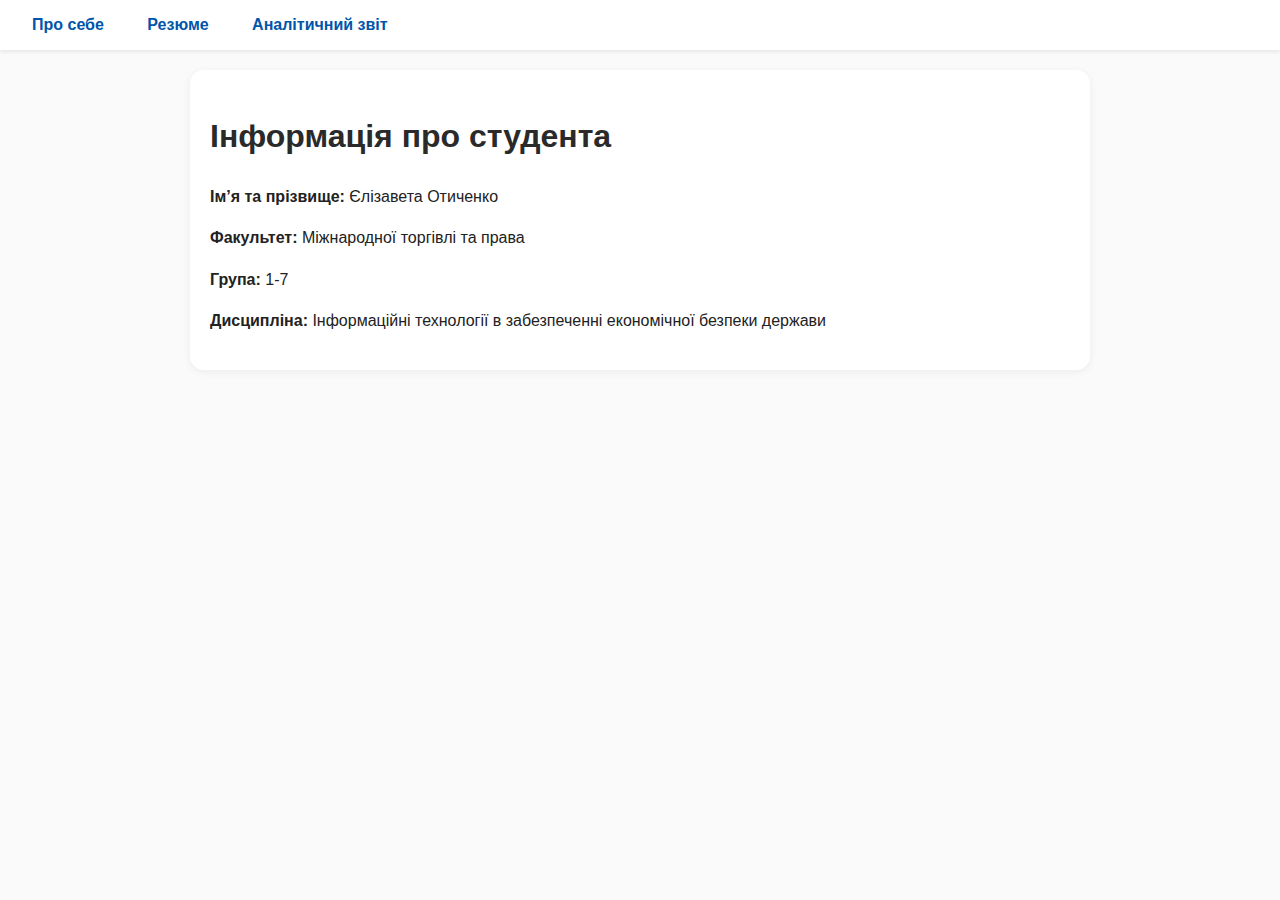
<file: index.html>
<!DOCTYPE html><html lang="uk"><head>
<meta charset="UTF-8"><meta name="viewport" content="width=device-width, initial-scale=1">
<link rel="stylesheet" href="style.css"><title>Про себе</title></head><body>

<header><nav>
<a href="index.html">Про себе</a>
<a href="resume.html">Резюме</a>
<a href="analytics.html">Аналітичний звіт</a>
</nav></header>

<main>

<div class="card">
<h1>Інформація про студента</h1>
<p><strong>Ім’я та прізвище:</strong> Єлізавета Отиченко</p>
<p><strong>Факультет:</strong> Міжнародної торгівлі та права</p>
<p><strong>Група:</strong> 1-7</p>
<p><strong>Дисципліна:</strong> Інформаційні технології в забезпеченні економічної безпеки держави</p>
</div>

</main></body></html>
</file>
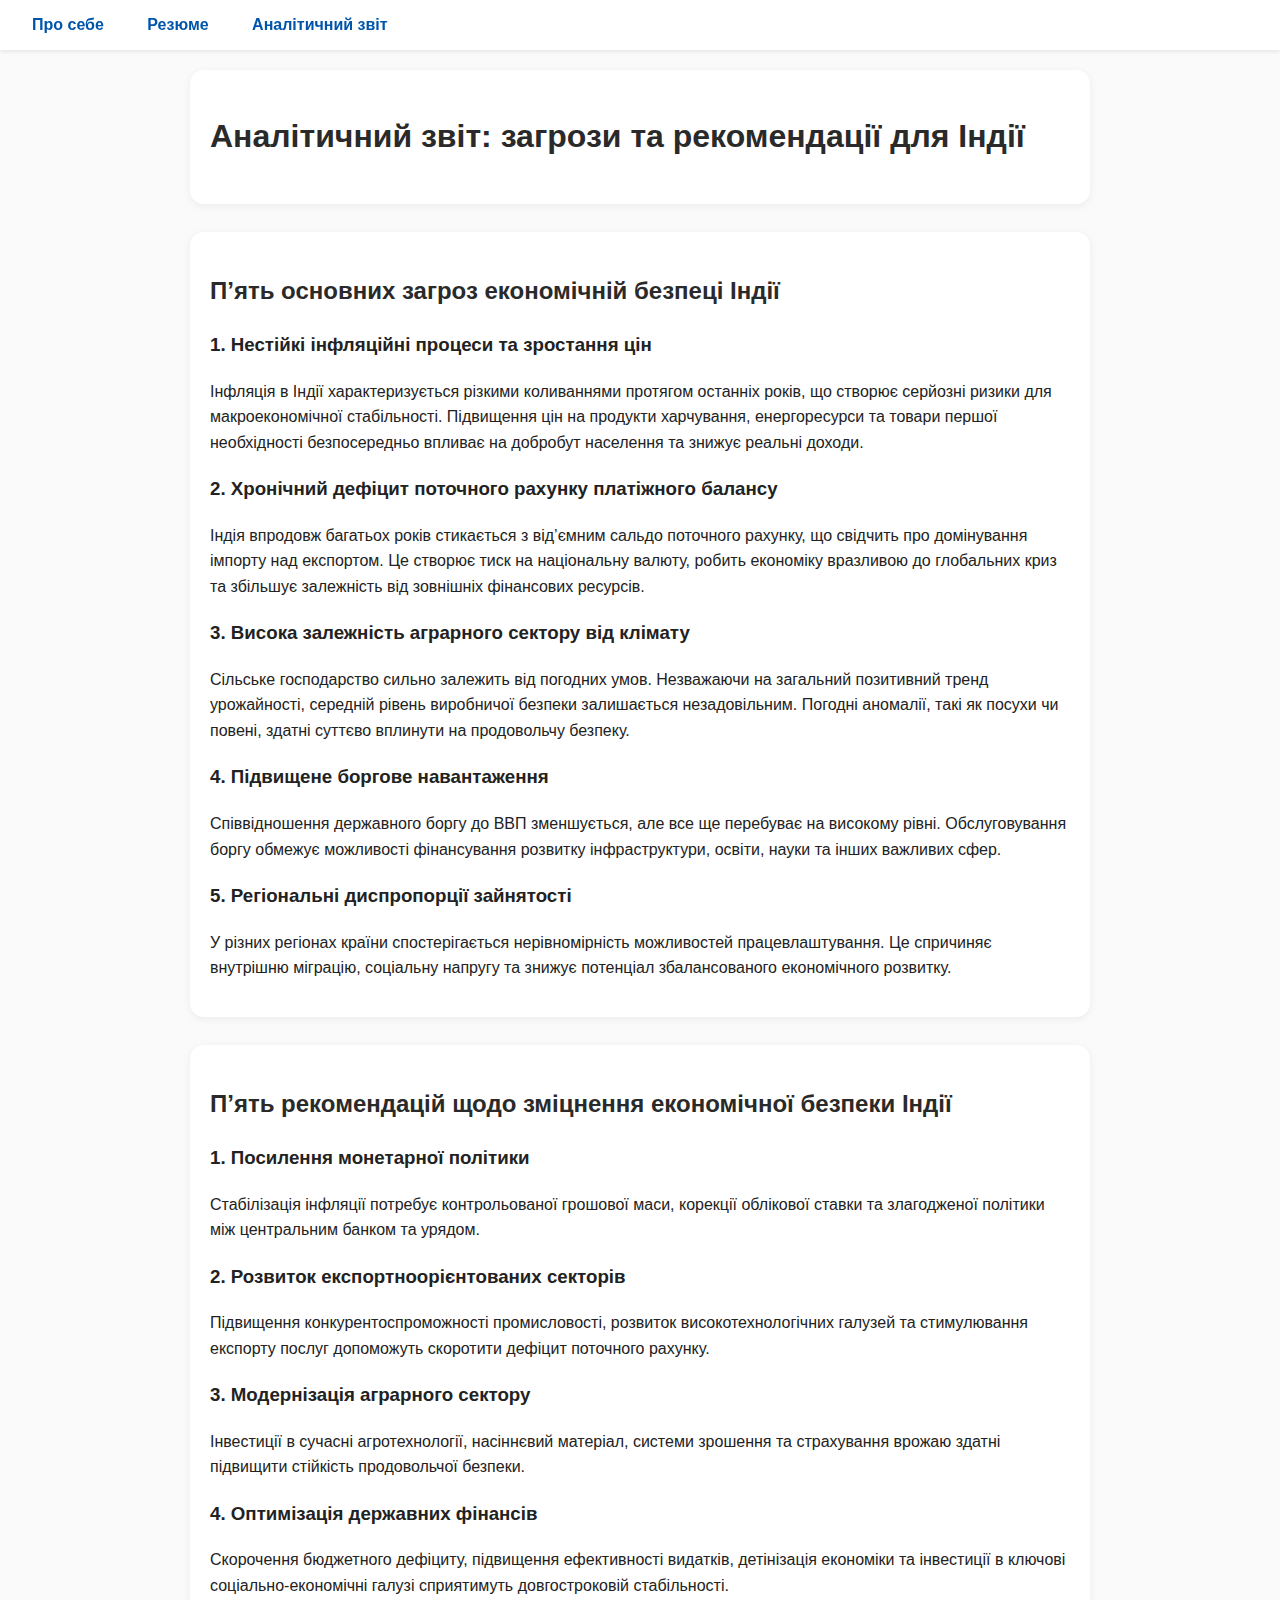
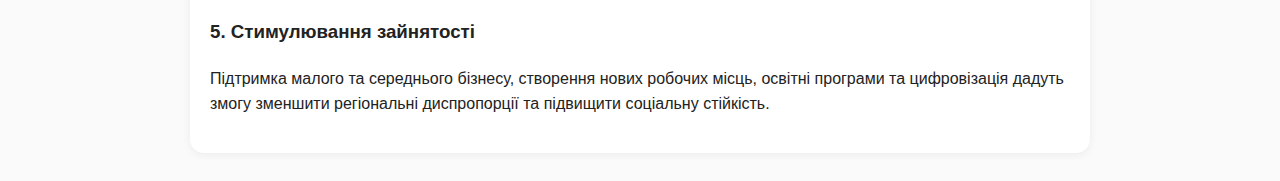
<file: analytics.html>
<!DOCTYPE html><html lang="uk"><head>
<meta charset="UTF-8"><meta name="viewport" content="width=device-width, initial-scale=1">
<link rel="stylesheet" href="style.css"><title>Аналітичний звіт</title></head><body>

<header><nav>
<a href="index.html">Про себе</a>
<a href="resume.html">Резюме</a>
<a href="analytics.html">Аналітичний звіт</a>
</nav></header>

<main>

<div class="card">
<h1>Аналітичний звіт: загрози та рекомендації для Індії</h1>
</div>

<div class="card">
<h2>П’ять основних загроз економічній безпеці Індії</h2>

<h3>1. Нестійкі інфляційні процеси та зростання цін</h3>
<p>Інфляція в Індії характеризується різкими коливаннями протягом останніх років, що створює серйозні ризики для макроекономічної стабільності. Підвищення цін на продукти харчування, енергоресурси та товари першої необхідності безпосередньо впливає на добробут населення та знижує реальні доходи.</p>

<h3>2. Хронічний дефіцит поточного рахунку платіжного балансу</h3>
<p>Індія впродовж багатьох років стикається з від’ємним сальдо поточного рахунку, що свідчить про домінування імпорту над експортом. Це створює тиск на національну валюту, робить економіку вразливою до глобальних криз та збільшує залежність від зовнішніх фінансових ресурсів.</p>

<h3>3. Висока залежність аграрного сектору від клімату</h3>
<p>Сільське господарство сильно залежить від погодних умов. Незважаючи на загальний позитивний тренд урожайності, середній рівень виробничої безпеки залишається незадовільним. Погодні аномалії, такі як посухи чи повені, здатні суттєво вплинути на продовольчу безпеку.</p>

<h3>4. Підвищене боргове навантаження</h3>
<p>Співвідношення державного боргу до ВВП зменшується, але все ще перебуває на високому рівні. Обслуговування боргу обмежує можливості фінансування розвитку інфраструктури, освіти, науки та інших важливих сфер.</p>

<h3>5. Регіональні диспропорції зайнятості</h3>
<p>У різних регіонах країни спостерігається нерівномірність можливостей працевлаштування. Це спричиняє внутрішню міграцію, соціальну напругу та знижує потенціал збалансованого економічного розвитку.</p>
</div>

<div class="card">
<h2>П’ять рекомендацій щодо зміцнення економічної безпеки Індії</h2>

<h3>1. Посилення монетарної політики</h3>
<p>Стабілізація інфляції потребує контрольованої грошової маси, корекції облікової ставки та злагодженої політики між центральним банком та урядом.</p>

<h3>2. Розвиток експортноорієнтованих секторів</h3>
<p>Підвищення конкурентоспроможності промисловості, розвиток високотехнологічних галузей та стимулювання експорту послуг допоможуть скоротити дефіцит поточного рахунку.</p>

<h3>3. Модернізація аграрного сектору</h3>
<p>Інвестиції в сучасні агротехнології, насіннєвий матеріал, системи зрошення та страхування врожаю здатні підвищити стійкість продовольчої безпеки.</p>

<h3>4. Оптимізація державних фінансів</h3>
<p>Скорочення бюджетного дефіциту, підвищення ефективності видатків, детінізація економіки та інвестиції в ключові соціально-економічні галузі сприятимуть довгостроковій стабільності.</p>

<h3>5. Стимулювання зайнятості</h3>
<p>Підтримка малого та середнього бізнесу, створення нових робочих місць, освітні програми та цифровізація дадуть змогу зменшити регіональні диспропорції та підвищити соціальну стійкість.</p>

</div>

</main></body></html>
</file>
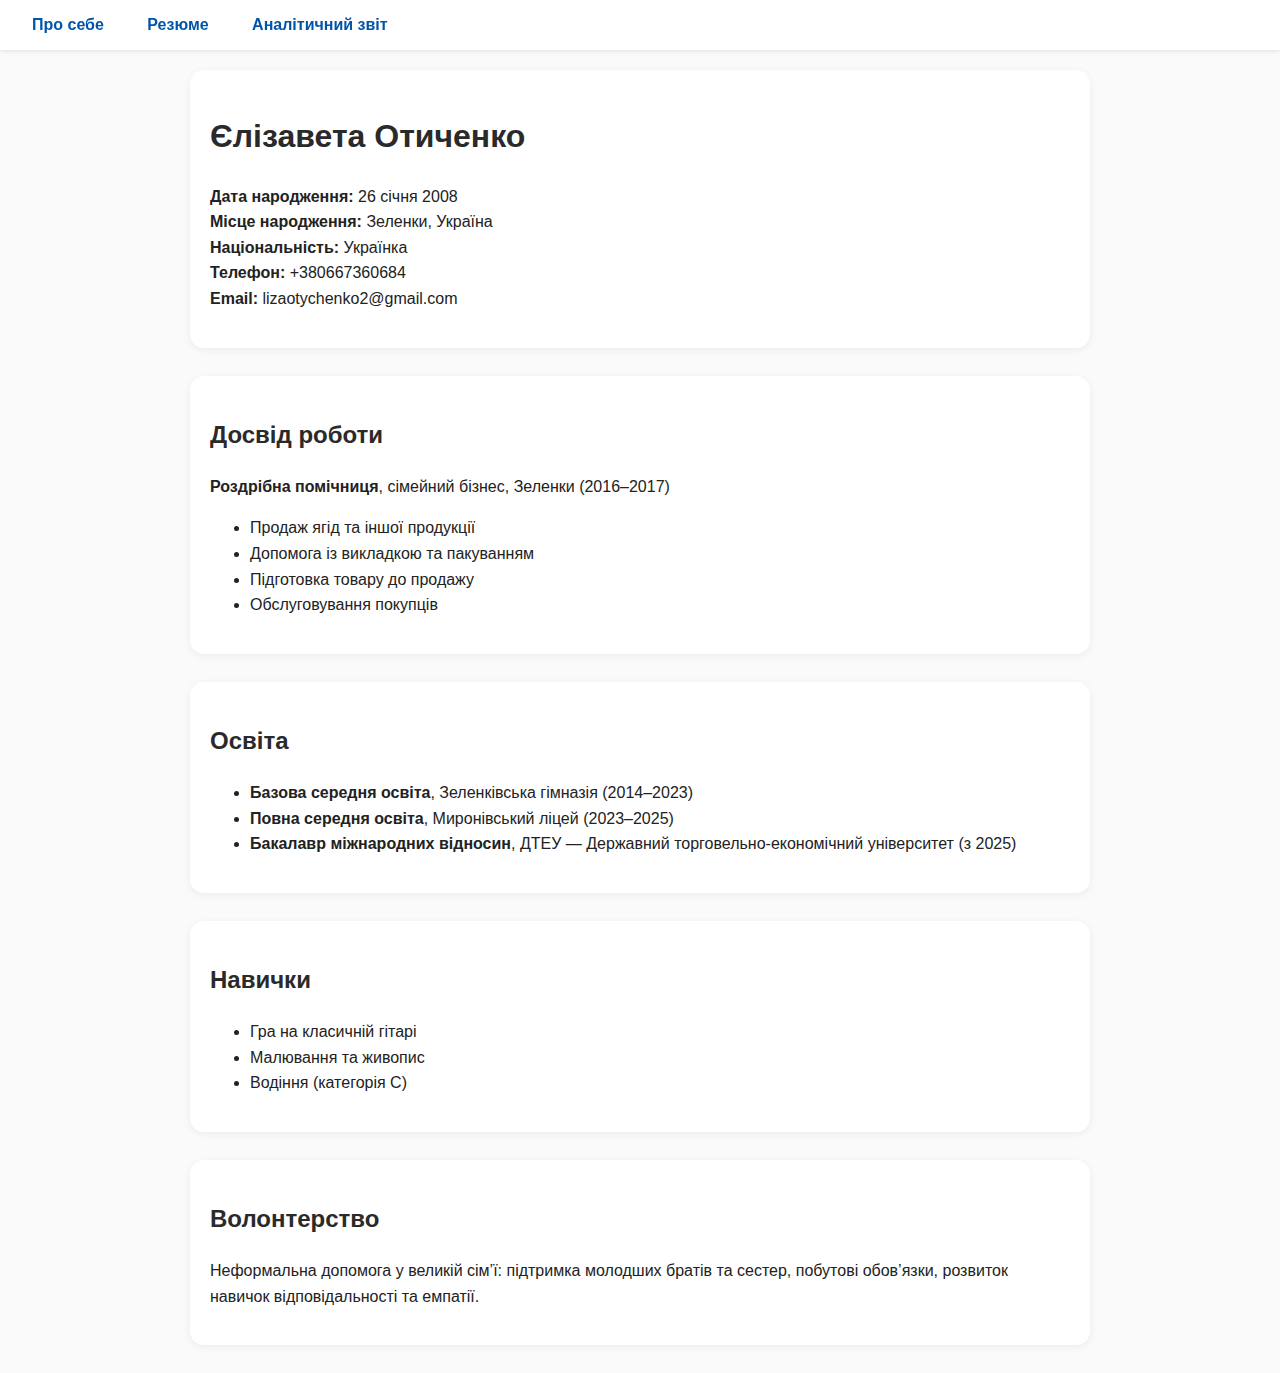
<file: resume.html>
<!DOCTYPE html><html lang="uk"><head>
<meta charset="UTF-8"><meta name="viewport" content="width=device-width, initial-scale=1">
<link rel="stylesheet" href="style.css"><title>Резюме</title></head><body>

<header><nav>
<a href="index.html">Про себе</a>
<a href="resume.html">Резюме</a>
<a href="analytics.html">Аналітичний звіт</a>
</nav></header>

<main>

<div class="card">
<h1>Єлізавета Отиченко</h1>
<p><strong>Дата народження:</strong> 26 січня 2008<br>
<strong>Місце народження:</strong> Зеленки, Україна<br>
<strong>Національність:</strong> Українка<br>
<strong>Телефон:</strong> +380667360684<br>
<strong>Email:</strong> lizaotychenko2@gmail.com</p>
</div>

<div class="card">
<h2>Досвід роботи</h2>
<p><strong>Роздрібна помічниця</strong>, сімейний бізнес, Зеленки (2016–2017)</p>
<ul>
<li>Продаж ягід та іншої продукції</li>
<li>Допомога із викладкою та пакуванням</li>
<li>Підготовка товару до продажу</li>
<li>Обслуговування покупців</li>
</ul>
</div>

<div class="card">
<h2>Освіта</h2>
<ul>
<li><strong>Базова середня освіта</strong>, Зеленківська гімназія (2014–2023)</li>
<li><strong>Повна середня освіта</strong>, Миронівський ліцей (2023–2025)</li>
<li><strong>Бакалавр міжнародних відносин</strong>, ДТЕУ — Державний торговельно-економічний університет (з 2025)</li>
</ul>
</div>

<div class="card">
<h2>Навички</h2>
<ul>
<li>Гра на класичній гітарі</li>
<li>Малювання та живопис</li>
<li>Водіння (категорія C)</li>
</ul>
</div>

<div class="card">
<h2>Волонтерство</h2>
<p>Неформальна допомога у великій сім’ї: підтримка молодших братів та сестер, побутові обов’язки, розвиток навичок відповідальності та емпатії.</p>
</div>

</main></body></html>
</file>
<file: style.css>
body{font-family:sans-serif;margin:0;padding:0;background:#fafafa;color:#222;line-height:1.6;}
header{background:#ffffff;padding:12px 20px;box-shadow:0 2px 4px rgba(0,0,0,0.08);position:sticky;top:0;z-index:10;}
nav a{margin-right:15px;text-decoration:none;color:#0055aa;font-weight:600;padding:6px 12px;border-radius:8px;transition:0.2s;}
nav a:hover{background:#e7efff;}
main{max-width:900px;margin:20px auto;padding:0 20px;}
.card{background:#ffffff;padding:20px;border-radius:14px;box-shadow:0 2px 8px rgba(0,0,0,0.06);margin-bottom:28px;}
h1,h2{font-weight:600;color:#2a2a2a;}
</file>
